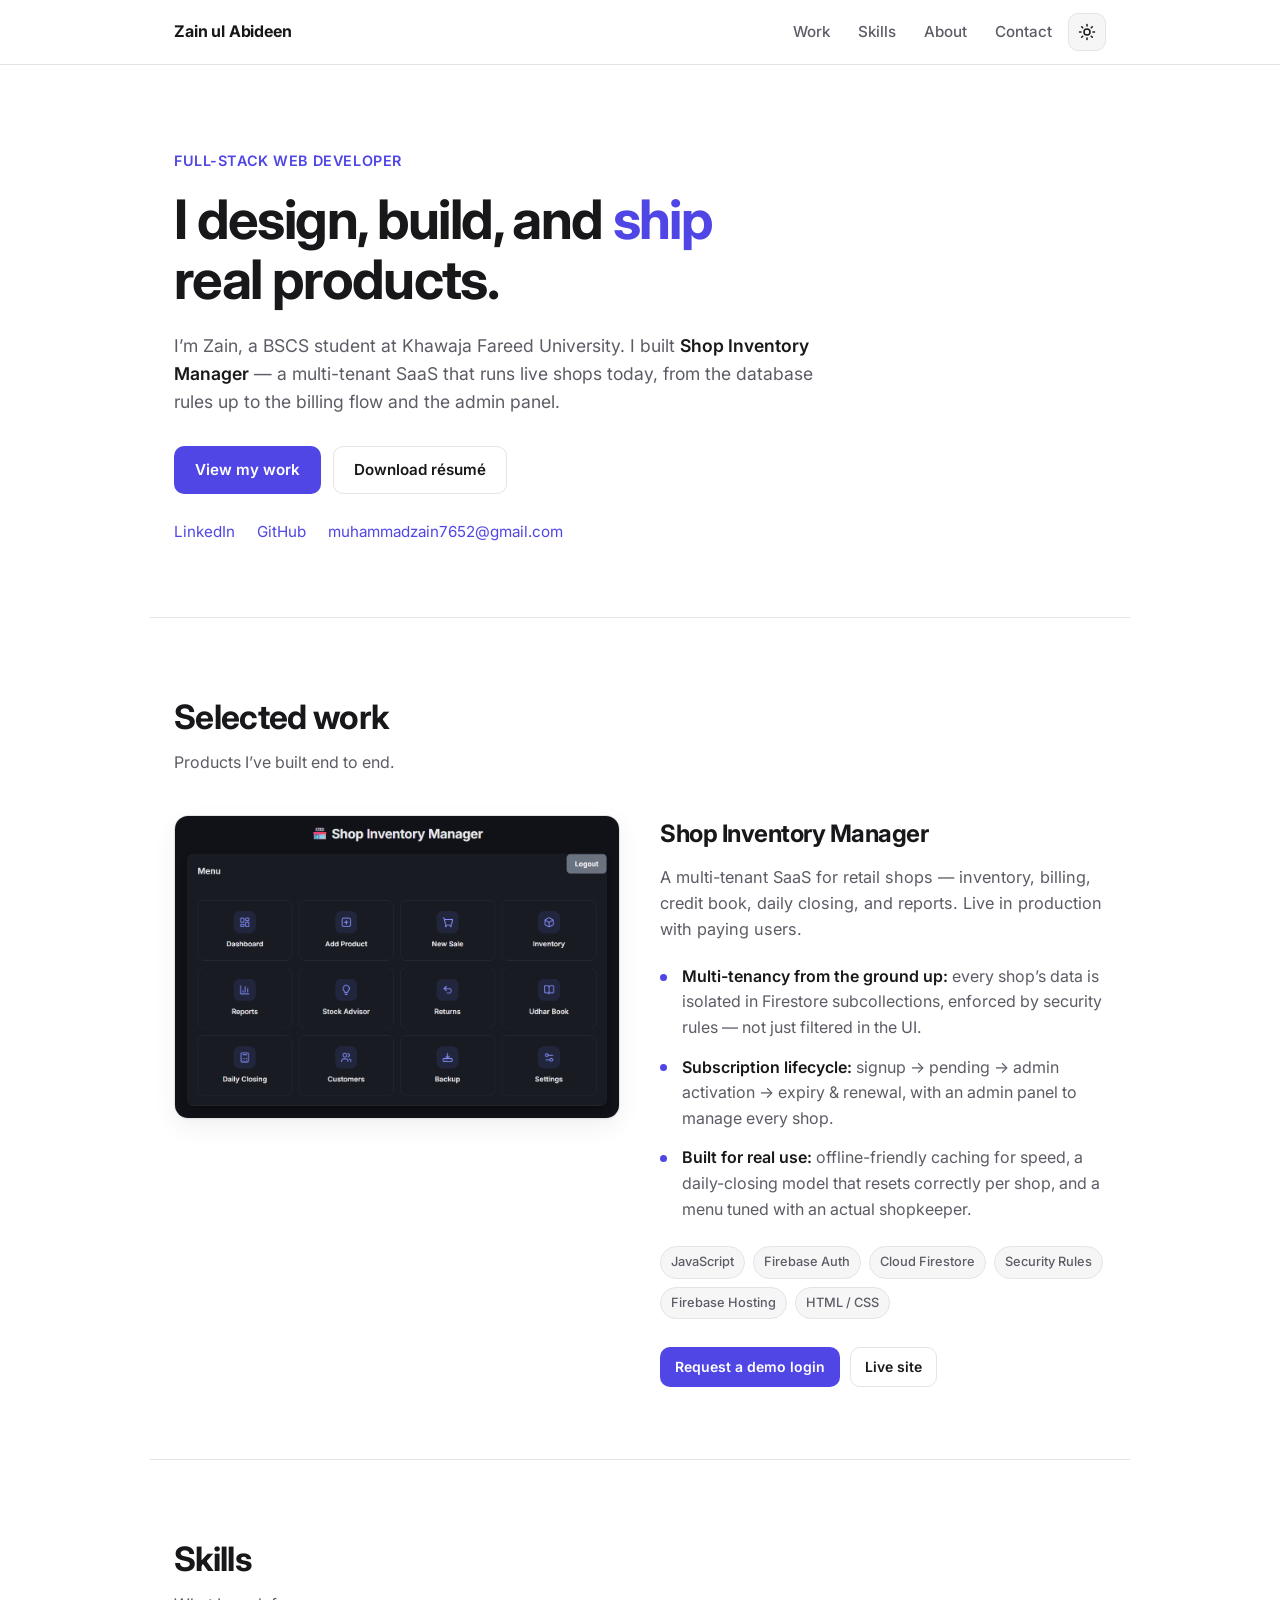
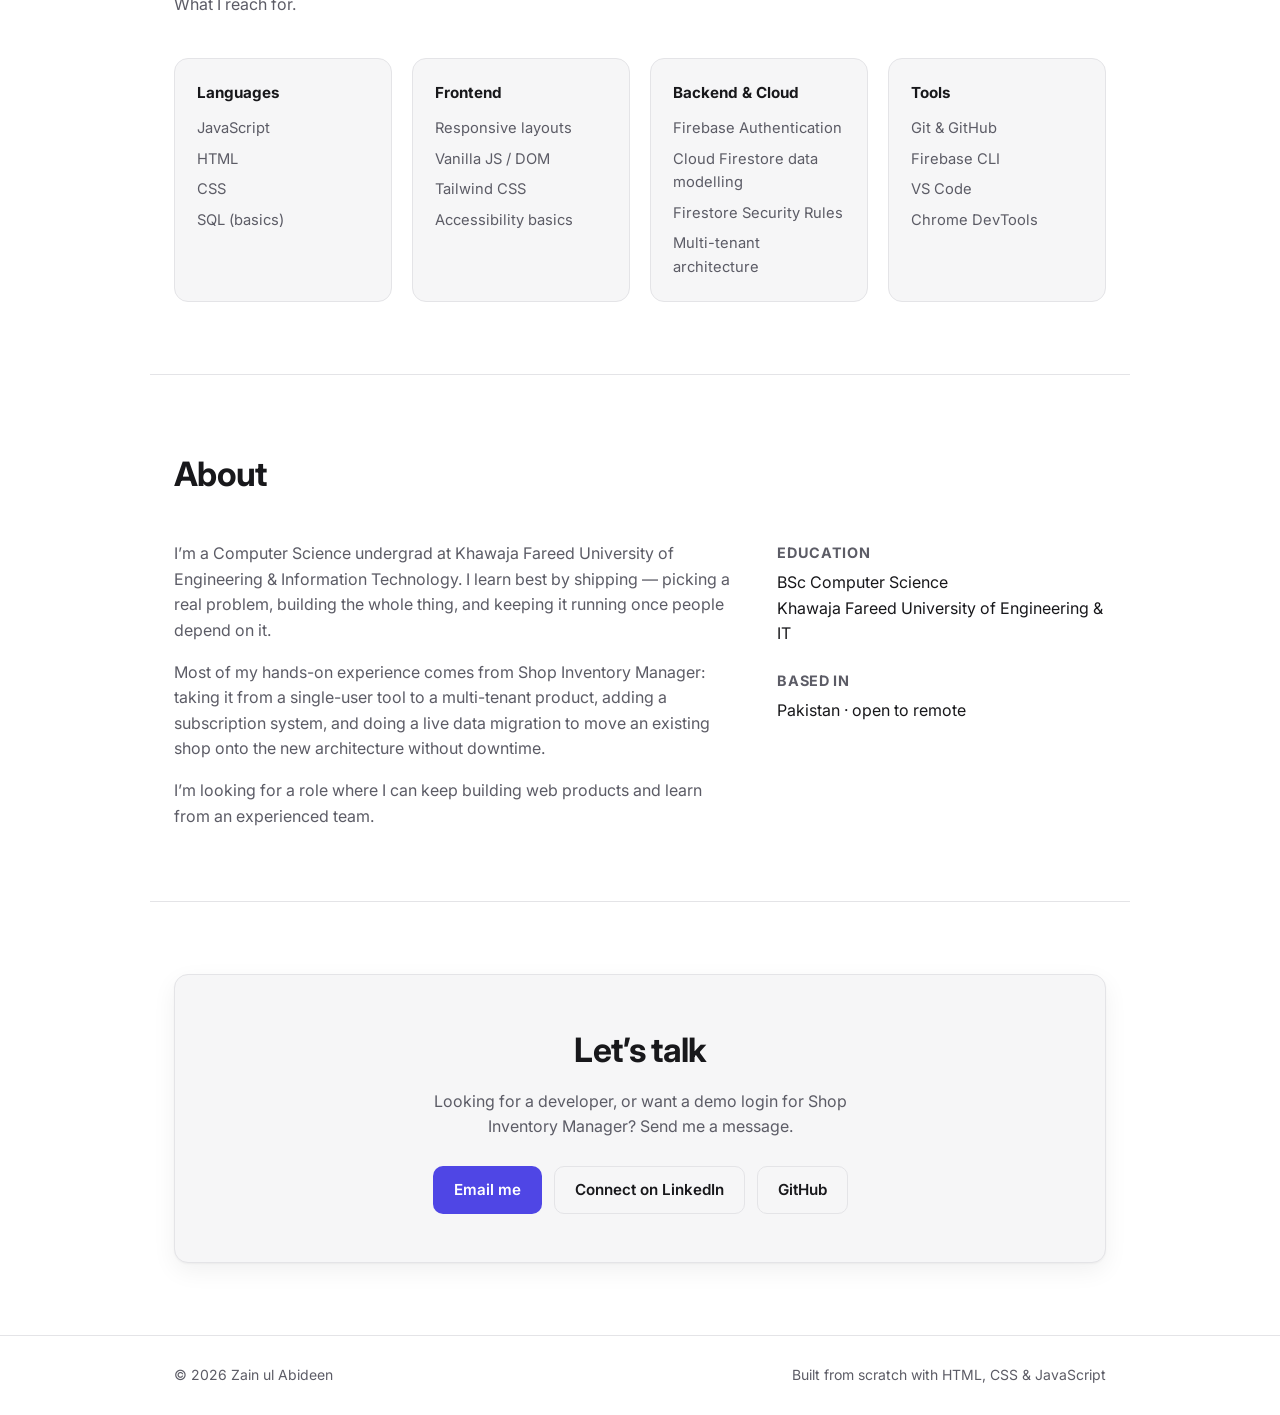
<file: index.html>
<!DOCTYPE html>
<html lang="en">
  <head>
    <meta charset="UTF-8" />
    <meta name="viewport" content="width=device-width, initial-scale=1.0" />
    <meta
      name="description"
      content="Zain ul Abideen — full-stack web developer. I design, build, and ship real products. BSCS student at Khawaja Fareed University."
    />
    <meta name="author" content="Zain ul Abideen" />

    <!-- Open Graph -->
    <meta property="og:title" content="Zain ul Abideen — Full-stack Developer" />
    <meta
      property="og:description"
      content="I design, build, and ship real web products. Creator of Shop Inventory Manager, a live multi-tenant SaaS."
    />
    <meta property="og:type" content="website" />
    <meta property="og:url" content="https://zain7652.github.io/portfolio/" />
    <meta name="twitter:card" content="summary" />
    <link rel="canonical" href="https://zain7652.github.io/portfolio/" />

    <title>Zain ul Abideen — Full-stack Developer</title>

    <!-- Set theme before first paint so dark-mode users don't see a light flash -->
    <script>
      (function () {
        var t = null;
        try { t = localStorage.getItem("theme"); } catch (e) {}
        if (!t) t = window.matchMedia && window.matchMedia("(prefers-color-scheme: dark)").matches ? "dark" : "light";
        document.documentElement.setAttribute("data-theme", t);
      })();
    </script>

    <link rel="icon" href="data:image/svg+xml,%3Csvg xmlns='http://www.w3.org/2000/svg' viewBox='0 0 100 100'%3E%3Ctext y='.9em' font-size='90'%3E%E2%9A%A1%3C/text%3E%3C/svg%3E" />

    <link rel="preconnect" href="https://fonts.googleapis.com" />
    <link rel="preconnect" href="https://fonts.gstatic.com" crossorigin />
    <link
      href="https://fonts.googleapis.com/css2?family=Inter:wght@400;500;600;700&display=swap"
      rel="stylesheet"
    />
    <link rel="stylesheet" href="css/style.css?v=2" />
  </head>
  <body>
    <a class="skip-link" href="#main">Skip to content</a>

    <header class="site-header">
      <div class="container nav-inner">
        <a href="#top" class="brand">Zain ul Abideen</a>

        <nav class="nav-links" id="nav-links" aria-label="Primary">
          <a href="#work">Work</a>
          <a href="#skills">Skills</a>
          <a href="#about">About</a>
          <a href="#contact">Contact</a>
        </nav>

        <div class="nav-actions">
          <button
            id="theme-toggle"
            class="icon-btn"
            type="button"
            aria-label="Toggle dark mode"
          >
            <svg class="icon-sun" width="18" height="18" viewBox="0 0 24 24" fill="none" stroke="currentColor" stroke-width="2" stroke-linecap="round"><circle cx="12" cy="12" r="4"/><path d="M12 2v2M12 20v2M4.9 4.9l1.4 1.4M17.7 17.7l1.4 1.4M2 12h2M20 12h2M4.9 19.1l1.4-1.4M17.7 6.3l1.4-1.4"/></svg>
            <svg class="icon-moon" width="18" height="18" viewBox="0 0 24 24" fill="none" stroke="currentColor" stroke-width="2" stroke-linecap="round" stroke-linejoin="round"><path d="M21 12.79A9 9 0 1 1 11.21 3 7 7 0 0 0 21 12.79z"/></svg>
          </button>

          <button
            id="nav-toggle"
            class="icon-btn nav-toggle"
            type="button"
            aria-label="Open menu"
            aria-expanded="false"
            aria-controls="nav-links"
          >
            <svg width="20" height="20" viewBox="0 0 24 24" fill="none" stroke="currentColor" stroke-width="2" stroke-linecap="round"><path d="M3 6h18M3 12h18M3 18h18"/></svg>
          </button>
        </div>
      </div>
    </header>

    <main id="main">
      <!-- Hero -->
      <section class="hero container" id="top">
        <p class="eyebrow">Full-stack Web Developer</p>
        <h1>
          I design, build, and <span class="accent">ship</span> real products.
        </h1>
        <p class="lead">
          I&rsquo;m Zain, a BSCS student at Khawaja Fareed University. I built
          <strong>Shop Inventory Manager</strong> &mdash; a multi-tenant SaaS
          that runs live shops today, from the database rules up to the billing
          flow and the admin panel.
        </p>
        <div class="hero-actions">
          <a class="btn btn-primary" href="#work">View my work</a>
          <a class="btn btn-ghost" href="assets/resume.pdf" target="_blank" rel="noopener">
            Download r&eacute;sum&eacute;
          </a>
        </div>
        <ul class="hero-meta">
          <li><a href="https://www.linkedin.com/in/m-zain-ul-abideen-1b154223a/" target="_blank" rel="noopener">LinkedIn</a></li>
          <li><a href="https://github.com/Zain7652" target="_blank" rel="noopener">GitHub</a></li>
          <li><a href="mailto:muhammadzain7652@gmail.com">muhammadzain7652@gmail.com</a></li>
        </ul>
      </section>

      <!-- Work -->
      <section class="section container" id="work">
        <div class="section-head">
          <h2>Selected work</h2>
          <p>Products I&rsquo;ve built end to end.</p>
        </div>

        <article class="project">
          <div class="project-media">
            <img
              src="assets/shop-app-1.png"
              alt="Shop Inventory Manager main menu: dashboard, new sale, inventory, reports, udhar book, daily closing and more"
              width="1112"
              height="755"
              loading="lazy"
            />
          </div>
          <div class="project-body">
            <h3>Shop Inventory Manager</h3>
            <p class="project-tagline">
              A multi-tenant SaaS for retail shops &mdash; inventory, billing,
              credit book, daily closing, and reports. Live in production with
              paying users.
            </p>

            <ul class="project-points">
              <li>
                <strong>Multi-tenancy from the ground up:</strong> every shop&rsquo;s
                data is isolated in Firestore subcollections, enforced by
                security rules &mdash; not just filtered in the UI.
              </li>
              <li>
                <strong>Subscription lifecycle:</strong> signup &rarr; pending
                &rarr; admin activation &rarr; expiry &amp; renewal, with an
                admin panel to manage every shop.
              </li>
              <li>
                <strong>Built for real use:</strong> offline-friendly caching for
                speed, a daily-closing model that resets correctly per shop, and
                a menu tuned with an actual shopkeeper.
              </li>
            </ul>

            <ul class="tags">
              <li>JavaScript</li>
              <li>Firebase Auth</li>
              <li>Cloud Firestore</li>
              <li>Security Rules</li>
              <li>Firebase Hosting</li>
              <li>HTML / CSS</li>
            </ul>

            <div class="project-links">
              <a class="btn btn-small btn-primary" href="#contact">Request a demo login</a>
              <a class="btn btn-small btn-ghost" href="https://zain-shop-live.web.app" target="_blank" rel="noopener">
                Live site
              </a>
            </div>
          </div>
        </article>
      </section>

      <!-- Skills -->
      <section class="section container" id="skills">
        <div class="section-head">
          <h2>Skills</h2>
          <p>What I reach for.</p>
        </div>

        <div class="skills-grid">
          <div class="skill-group">
            <h3>Languages</h3>
            <ul>
              <li>JavaScript</li>
              <li>HTML</li>
              <li>CSS</li>
              <li>SQL (basics)</li>
            </ul>
          </div>
          <div class="skill-group">
            <h3>Frontend</h3>
            <ul>
              <li>Responsive layouts</li>
              <li>Vanilla JS / DOM</li>
              <li>Tailwind CSS</li>
              <li>Accessibility basics</li>
            </ul>
          </div>
          <div class="skill-group">
            <h3>Backend &amp; Cloud</h3>
            <ul>
              <li>Firebase Authentication</li>
              <li>Cloud Firestore data modelling</li>
              <li>Firestore Security Rules</li>
              <li>Multi-tenant architecture</li>
            </ul>
          </div>
          <div class="skill-group">
            <h3>Tools</h3>
            <ul>
              <li>Git &amp; GitHub</li>
              <li>Firebase CLI</li>
              <li>VS Code</li>
              <li>Chrome DevTools</li>
            </ul>
          </div>
        </div>
      </section>

      <!-- About -->
      <section class="section container" id="about">
        <div class="section-head">
          <h2>About</h2>
        </div>
        <div class="about-grid">
          <div class="about-text">
            <p>
              I&rsquo;m a Computer Science undergrad at Khawaja Fareed University
              of Engineering &amp; Information Technology. I learn best by
              shipping &mdash; picking a real problem, building the whole thing,
              and keeping it running once people depend on it.
            </p>
            <p>
              Most of my hands-on experience comes from Shop Inventory Manager:
              taking it from a single-user tool to a multi-tenant product, adding
              a subscription system, and doing a live data migration to move an
              existing shop onto the new architecture without downtime.
            </p>
            <p>
              I&rsquo;m looking for a role where I can keep building web products
              and learn from an experienced team.
            </p>
          </div>
          <aside class="about-side">
            <h3>Education</h3>
            <p>
              BSc Computer Science<br />
              Khawaja Fareed University of Engineering &amp; IT
            </p>
            <h3>Based in</h3>
            <p>Pakistan &middot; open to remote</p>
          </aside>
        </div>
      </section>

      <!-- Contact -->
      <section class="section container" id="contact">
        <div class="contact-card">
          <h2>Let&rsquo;s talk</h2>
          <p>
            Looking for a developer, or want a demo login for Shop Inventory
            Manager? Send me a message.
          </p>
          <div class="contact-actions">
            <a class="btn btn-primary" href="mailto:muhammadzain7652@gmail.com">
              Email me
            </a>
            <a
              class="btn btn-ghost"
              href="https://www.linkedin.com/in/m-zain-ul-abideen-1b154223a/"
              target="_blank"
              rel="noopener"
            >
              Connect on LinkedIn
            </a>
            <a
              class="btn btn-ghost"
              href="https://github.com/Zain7652"
              target="_blank"
              rel="noopener"
            >
              GitHub
            </a>
          </div>
        </div>
      </section>
    </main>

    <footer class="site-footer">
      <div class="container footer-inner">
        <span>&copy; <span id="year"></span> Zain ul Abideen</span>
        <span>Built from scratch with HTML, CSS &amp; JavaScript</span>
      </div>
    </footer>

    <script src="js/main.js?v=2"></script>
  </body>
</html>
</file>
<file: css/style.css>
/* ============================================================
   Zain ul Abideen — portfolio
   Plain CSS, no build step. Light + dark via [data-theme].
   ============================================================ */

:root {
  --bg: #ffffff;
  --surface: #f6f6f7;
  --surface-2: #f0f0f2;
  --text: #18181b;
  --muted: #5c5c66;
  --border: #e4e4e7;
  --accent: #4f46e5;
  --accent-contrast: #ffffff;
  --shadow: 0 1px 2px rgba(0, 0, 0, 0.04), 0 8px 24px rgba(0, 0, 0, 0.06);
  --radius: 14px;
  --maxw: 980px;
}

[data-theme="dark"] {
  --bg: #0b0b0d;
  --surface: #151518;
  --surface-2: #1c1c20;
  --text: #ededed;
  --muted: #a1a1aa;
  --border: #29292e;
  --accent: #8b90ff;
  --accent-contrast: #0b0b0d;
  --shadow: 0 1px 2px rgba(0, 0, 0, 0.4), 0 8px 30px rgba(0, 0, 0, 0.5);
}

* {
  margin: 0;
  padding: 0;
  box-sizing: border-box;
}

html {
  scroll-behavior: smooth;
  scroll-padding-top: 90px;
}

body {
  background-color: var(--bg);
  color: var(--text);
  font-family: "Inter", -apple-system, BlinkMacSystemFont, "Segoe UI", Roboto,
    sans-serif;
  line-height: 1.6;
  -webkit-font-smoothing: antialiased;
  transition: background-color 0.2s ease, color 0.2s ease;
}

.container {
  max-width: var(--maxw);
  margin: 0 auto;
  padding-inline: 24px;
}

a {
  color: var(--accent);
  text-decoration: none;
}
a:hover {
  text-decoration: underline;
}

img {
  max-width: 100%;
  display: block;
}

.skip-link {
  position: absolute;
  left: -9999px;
  top: 0;
  background: var(--accent);
  color: var(--accent-contrast);
  padding: 10px 16px;
  border-radius: 0 0 8px 0;
  z-index: 100;
}
.skip-link:focus {
  left: 0;
}

/* ---------- Header / nav ---------- */
.site-header {
  position: sticky;
  top: 0;
  z-index: 50;
  background: var(--bg);
  border-bottom: 1px solid var(--border);
}

.nav-inner {
  display: flex;
  align-items: center;
  justify-content: space-between;
  gap: 16px;
  height: 64px;
}

.brand {
  color: var(--text);
  font-weight: 700;
  letter-spacing: -0.01em;
}
.brand:hover {
  text-decoration: none;
}

.nav-links {
  display: flex;
  gap: 28px;
  margin-left: auto;
}
.nav-links a {
  color: var(--muted);
  font-size: 0.95rem;
  font-weight: 500;
}
.nav-links a:hover {
  color: var(--text);
  text-decoration: none;
}

.nav-actions {
  display: flex;
  align-items: center;
  gap: 8px;
}

.icon-btn {
  display: inline-grid;
  place-items: center;
  width: 38px;
  height: 38px;
  border: 1px solid var(--border);
  border-radius: 10px;
  background: var(--surface);
  color: var(--text);
  cursor: pointer;
  transition: background 0.15s ease, border-color 0.15s ease;
}
.icon-btn:hover {
  background: var(--surface-2);
  border-color: color-mix(in srgb, var(--accent) 40%, var(--border));
}

.icon-moon {
  display: none;
}
[data-theme="dark"] .icon-sun {
  display: none;
}
[data-theme="dark"] .icon-moon {
  display: block;
}

.nav-toggle {
  display: none;
}

/* ---------- Buttons ---------- */
.btn {
  display: inline-flex;
  align-items: center;
  justify-content: center;
  gap: 8px;
  padding: 11px 20px;
  border-radius: 10px;
  font-weight: 600;
  font-size: 0.95rem;
  border: 1px solid transparent;
  cursor: pointer;
  transition: transform 0.05s ease, background 0.15s ease, border-color 0.15s ease;
}
.btn:hover {
  text-decoration: none;
}
.btn:active {
  transform: translateY(1px);
}
.btn-primary {
  background: var(--accent);
  color: var(--accent-contrast);
}
.btn-primary:hover {
  background: color-mix(in srgb, var(--accent) 88%, black);
}
.btn-ghost {
  background: transparent;
  color: var(--text);
  border-color: var(--border);
}
.btn-ghost:hover {
  border-color: var(--accent);
  color: var(--accent);
}
.btn-small {
  padding: 8px 14px;
  font-size: 0.875rem;
}

/* ---------- Hero ---------- */
.hero {
  padding-top: 84px;
  padding-bottom: 72px;
}
.eyebrow {
  color: var(--accent);
  font-weight: 600;
  font-size: 0.9rem;
  letter-spacing: 0.04em;
  text-transform: uppercase;
  margin-bottom: 18px;
}
.hero h1 {
  font-size: clamp(2.1rem, 6vw, 3.4rem);
  line-height: 1.1;
  letter-spacing: -0.03em;
  font-weight: 700;
  max-width: 16ch;
}
.accent {
  color: var(--accent);
}
.lead {
  margin-top: 22px;
  font-size: 1.1rem;
  color: var(--muted);
  max-width: 60ch;
}
.lead strong {
  color: var(--text);
  font-weight: 600;
}
.hero-actions {
  display: flex;
  flex-wrap: wrap;
  gap: 12px;
  margin-top: 30px;
}
.hero-meta {
  list-style: none;
  display: flex;
  flex-wrap: wrap;
  gap: 8px 22px;
  margin-top: 26px;
  font-size: 0.95rem;
}

/* ---------- Sections ---------- */
.section {
  padding-block: 72px;
  border-top: 1px solid var(--border);
}
.section-head {
  margin-bottom: 40px;
}
.section-head h2 {
  font-size: clamp(1.6rem, 3.5vw, 2.1rem);
  letter-spacing: -0.02em;
}
.section-head p {
  color: var(--muted);
  margin-top: 6px;
}

/* ---------- Project ---------- */
.project {
  display: grid;
  grid-template-columns: 1fr 1fr;
  gap: 40px;
  align-items: start;
}
.project-media {
  border: 1px solid var(--border);
  border-radius: var(--radius);
  overflow: hidden;
  background: var(--surface);
  box-shadow: var(--shadow);
  position: sticky;
  top: 90px;
}
.project-media img {
  width: 100%;
  height: auto;
}
.project-body h3 {
  font-size: 1.5rem;
  letter-spacing: -0.02em;
}
.project-tagline {
  color: var(--muted);
  margin-top: 10px;
  font-size: 1.02rem;
}
.project-points {
  list-style: none;
  margin-top: 22px;
  display: grid;
  gap: 14px;
}
.project-points li {
  padding-left: 22px;
  position: relative;
  color: var(--muted);
}
.project-points li::before {
  content: "";
  position: absolute;
  left: 0;
  top: 0.62em;
  width: 7px;
  height: 7px;
  border-radius: 50%;
  background: var(--accent);
}
.project-points strong {
  color: var(--text);
  font-weight: 600;
}

.tags {
  list-style: none;
  display: flex;
  flex-wrap: wrap;
  gap: 8px;
  margin-top: 24px;
}
.tags li {
  font-size: 0.8rem;
  font-weight: 500;
  padding: 5px 10px;
  border: 1px solid var(--border);
  border-radius: 999px;
  color: var(--muted);
  background: var(--surface);
}

.project-links {
  display: flex;
  flex-wrap: wrap;
  gap: 10px;
  margin-top: 28px;
}

/* ---------- Skills ---------- */
.skills-grid {
  display: grid;
  grid-template-columns: repeat(4, 1fr);
  gap: 20px;
}
.skill-group {
  border: 1px solid var(--border);
  border-radius: var(--radius);
  padding: 22px;
  background: var(--surface);
}
.skill-group h3 {
  font-size: 0.95rem;
  margin-bottom: 12px;
}
.skill-group ul {
  list-style: none;
  display: grid;
  gap: 7px;
}
.skill-group li {
  color: var(--muted);
  font-size: 0.92rem;
}

/* ---------- About ---------- */
.about-grid {
  display: grid;
  grid-template-columns: 1.7fr 1fr;
  gap: 44px;
}
.about-text p + p {
  margin-top: 16px;
}
.about-text p {
  color: var(--muted);
}
.about-side h3 {
  font-size: 0.9rem;
  text-transform: uppercase;
  letter-spacing: 0.05em;
  color: var(--muted);
  margin-bottom: 6px;
}
.about-side h3:not(:first-child) {
  margin-top: 22px;
}

/* ---------- Contact ---------- */
.contact-card {
  border: 1px solid var(--border);
  border-radius: var(--radius);
  background: var(--surface);
  padding: 48px 40px;
  text-align: center;
  box-shadow: var(--shadow);
}
.contact-card h2 {
  font-size: clamp(1.6rem, 3.5vw, 2.1rem);
  letter-spacing: -0.02em;
}
.contact-card p {
  color: var(--muted);
  margin: 12px auto 0;
  max-width: 46ch;
}
.contact-actions {
  display: flex;
  flex-wrap: wrap;
  gap: 12px;
  justify-content: center;
  margin-top: 26px;
}

/* ---------- Footer ---------- */
.site-footer {
  border-top: 1px solid var(--border);
  padding-block: 28px;
}
.footer-inner {
  display: flex;
  flex-wrap: wrap;
  gap: 8px 20px;
  justify-content: space-between;
  color: var(--muted);
  font-size: 0.875rem;
}

/* ---------- Responsive ---------- */
@media (max-width: 860px) {
  .project {
    grid-template-columns: 1fr;
    gap: 28px;
  }
  .project-media {
    position: static;
  }
  .skills-grid {
    grid-template-columns: repeat(2, 1fr);
  }
  .about-grid {
    grid-template-columns: 1fr;
    gap: 28px;
  }
}

@media (max-width: 640px) {
  .nav-links {
    position: absolute;
    top: 64px;
    left: 0;
    right: 0;
    flex-direction: column;
    gap: 0;
    background: var(--bg);
    border-bottom: 1px solid var(--border);
    padding: 8px 24px 16px;
    display: none;
  }
  .nav-links.open {
    display: flex;
  }
  .nav-links a {
    padding: 12px 0;
    border-bottom: 1px solid var(--border);
  }
  .nav-links a:last-child {
    border-bottom: 0;
  }
  .nav-toggle {
    display: inline-grid;
  }
  .section {
    padding-block: 56px;
  }
  .hero {
    padding-top: 56px;
    padding-bottom: 56px;
  }
  .contact-card {
    padding: 36px 22px;
  }
  .footer-inner {
    justify-content: center;
    text-align: center;
  }
}

@media (max-width: 420px) {
  .skills-grid {
    grid-template-columns: 1fr;
  }
  .hero-actions .btn,
  .contact-actions .btn {
    flex: 1 1 100%;
  }
}

@media (prefers-reduced-motion: reduce) {
  html {
    scroll-behavior: auto;
  }
  * {
    transition: none !important;
  }
}
</file>
